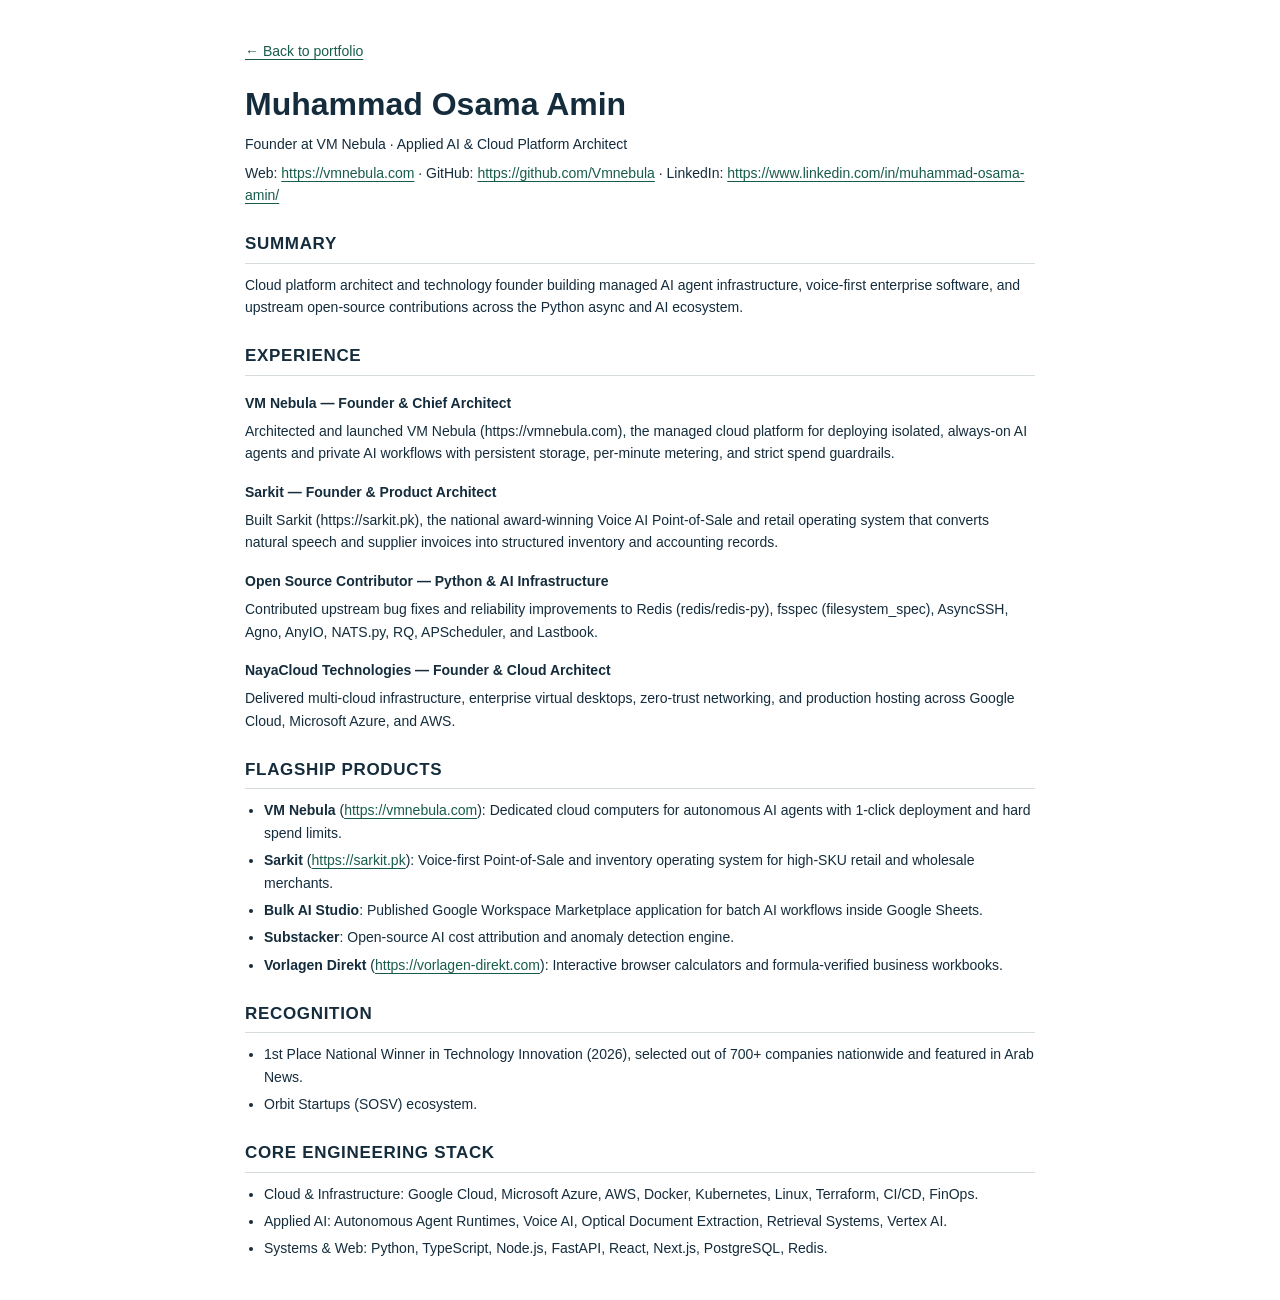
<file: resume.html>
<!doctype html><html lang="en"><head><meta charset="utf-8"><meta name="viewport" content="width=device-width, initial-scale=1"><title>Muhammad Osama Amin — Executive Profile</title><link rel="icon" href="favicon.svg" type="image/svg+xml"><style>
*{box-sizing:border-box}body{max-width:850px;margin:40px auto;padding:0 30px;font:14px/1.6 Arial,sans-serif;color:#142c3c;background:#fff}h1{font-size:32px;line-height:1.15;margin:0 0 10px}h2{font-size:17px;margin:24px 0 10px;padding-bottom:5px;border-bottom:1px solid #d4ddda;text-transform:uppercase;letter-spacing:.04em}h3{font-size:14px;margin:16px 0 6px}p{margin:6px 0}ul{padding-left:19px;margin:7px 0}li{margin-bottom:5px}a{color:#175c4b;text-underline-offset:3px}a:focus-visible{outline:3px solid #175c4b;outline-offset:4px}.back{display:block;margin-bottom:24px}@page{size:A4;margin:14mm}@media print{body{padding:0;margin:0;max-width:none;font-size:9.5pt;line-height:1.4}h1{font-size:24pt}h2{font-size:12pt;margin-top:16px}h3{font-size:10pt}li,p{orphans:2;widows:2}h2,h3{break-after:avoid}.back{display:none}}</style></head><body><a class="back" href="./">← Back to portfolio</a><main><h1>Muhammad Osama Amin</h1>
<p>Founder at VM Nebula · Applied AI &amp; Cloud Platform Architect</p>
<p>Web: <a href="https://vmnebula.com">https://vmnebula.com</a> · GitHub: <a href="https://github.com/Vmnebula">https://github.com/Vmnebula</a> · LinkedIn: <a href="https://www.linkedin.com/in/muhammad-osama-amin/">https://www.linkedin.com/in/muhammad-osama-amin/</a></p>
<h2>Summary</h2>
<p>Cloud platform architect and technology founder building managed AI agent infrastructure, voice-first enterprise software, and upstream open-source contributions across the Python async and AI ecosystem.</p>
<h2>Experience</h2>
<h3>VM Nebula — Founder &amp; Chief Architect</h3>
<p>Architected and launched VM Nebula (https://vmnebula.com), the managed cloud platform for deploying isolated, always-on AI agents and private AI workflows with persistent storage, per-minute metering, and strict spend guardrails.</p>
<h3>Sarkit — Founder &amp; Product Architect</h3>
<p>Built Sarkit (https://sarkit.pk), the national award-winning Voice AI Point-of-Sale and retail operating system that converts natural speech and supplier invoices into structured inventory and accounting records.</p>
<h3>Open Source Contributor — Python &amp; AI Infrastructure</h3>
<p>Contributed upstream bug fixes and reliability improvements to Redis (redis/redis-py), fsspec (filesystem_spec), AsyncSSH, Agno, AnyIO, NATS.py, RQ, APScheduler, and Lastbook.</p>
<h3>NayaCloud Technologies — Founder &amp; Cloud Architect</h3>
<p>Delivered multi-cloud infrastructure, enterprise virtual desktops, zero-trust networking, and production hosting across Google Cloud, Microsoft Azure, and AWS.</p>
<h2>Flagship Products</h2>
<ul>
<li><strong>VM Nebula</strong> (<a href="https://vmnebula.com">https://vmnebula.com</a>): Dedicated cloud computers for autonomous AI agents with 1-click deployment and hard spend limits.</li>
<li><strong>Sarkit</strong> (<a href="https://sarkit.pk">https://sarkit.pk</a>): Voice-first Point-of-Sale and inventory operating system for high-SKU retail and wholesale merchants.</li>
<li><strong>Bulk AI Studio</strong>: Published Google Workspace Marketplace application for batch AI workflows inside Google Sheets.</li>
<li><strong>Substacker</strong>: Open-source AI cost attribution and anomaly detection engine.</li>
<li><strong>Vorlagen Direkt</strong> (<a href="https://vorlagen-direkt.com">https://vorlagen-direkt.com</a>): Interactive browser calculators and formula-verified business workbooks.</li>
</ul>
<h2>Recognition</h2>
<ul>
<li>1st Place National Winner in Technology Innovation (2026), selected out of 700+ companies nationwide and featured in Arab News.</li>
<li>Orbit Startups (SOSV) ecosystem.</li>
</ul>
<h2>Core Engineering Stack</h2>
<ul>
<li>Cloud &amp; Infrastructure: Google Cloud, Microsoft Azure, AWS, Docker, Kubernetes, Linux, Terraform, CI/CD, FinOps.</li>
<li>Applied AI: Autonomous Agent Runtimes, Voice AI, Optical Document Extraction, Retrieval Systems, Vertex AI.</li>
<li>Systems &amp; Web: Python, TypeScript, Node.js, FastAPI, React, Next.js, PostgreSQL, Redis.</li>
</ul>
</main></body></html>
</file>
